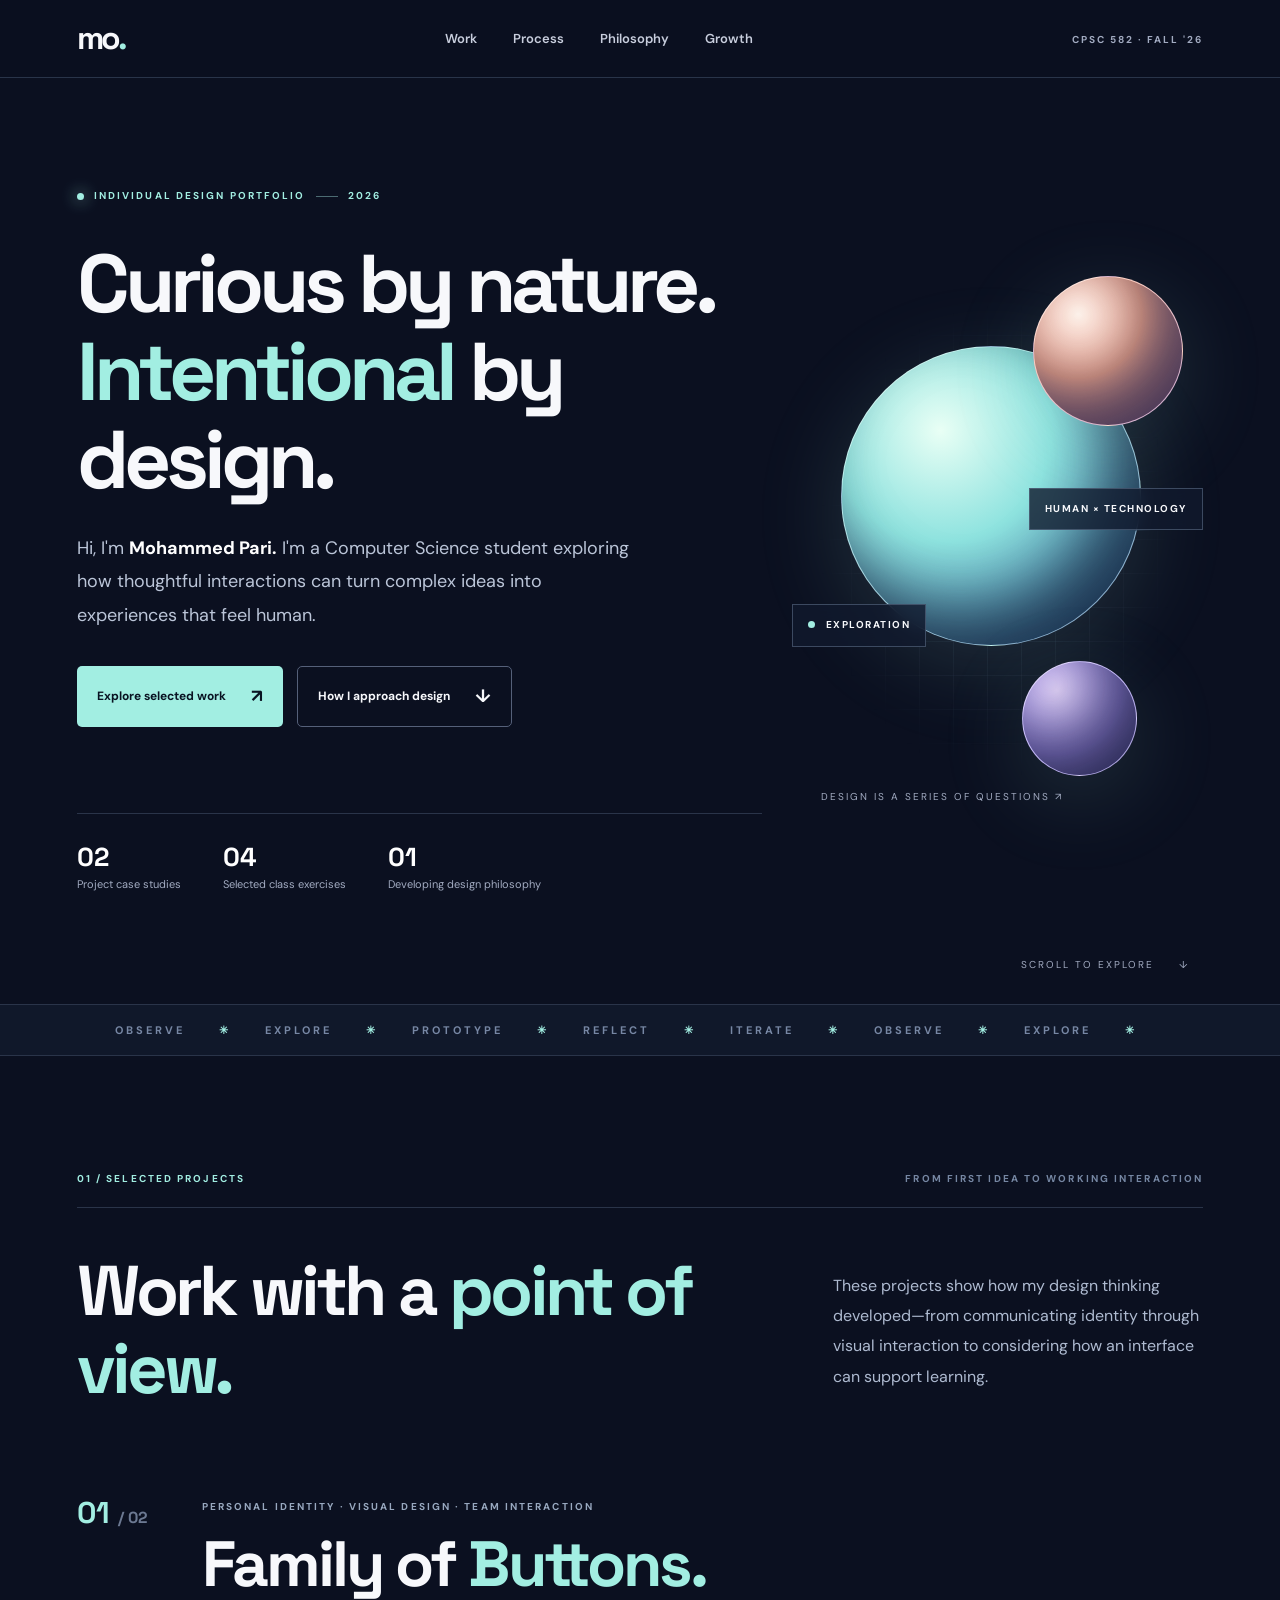
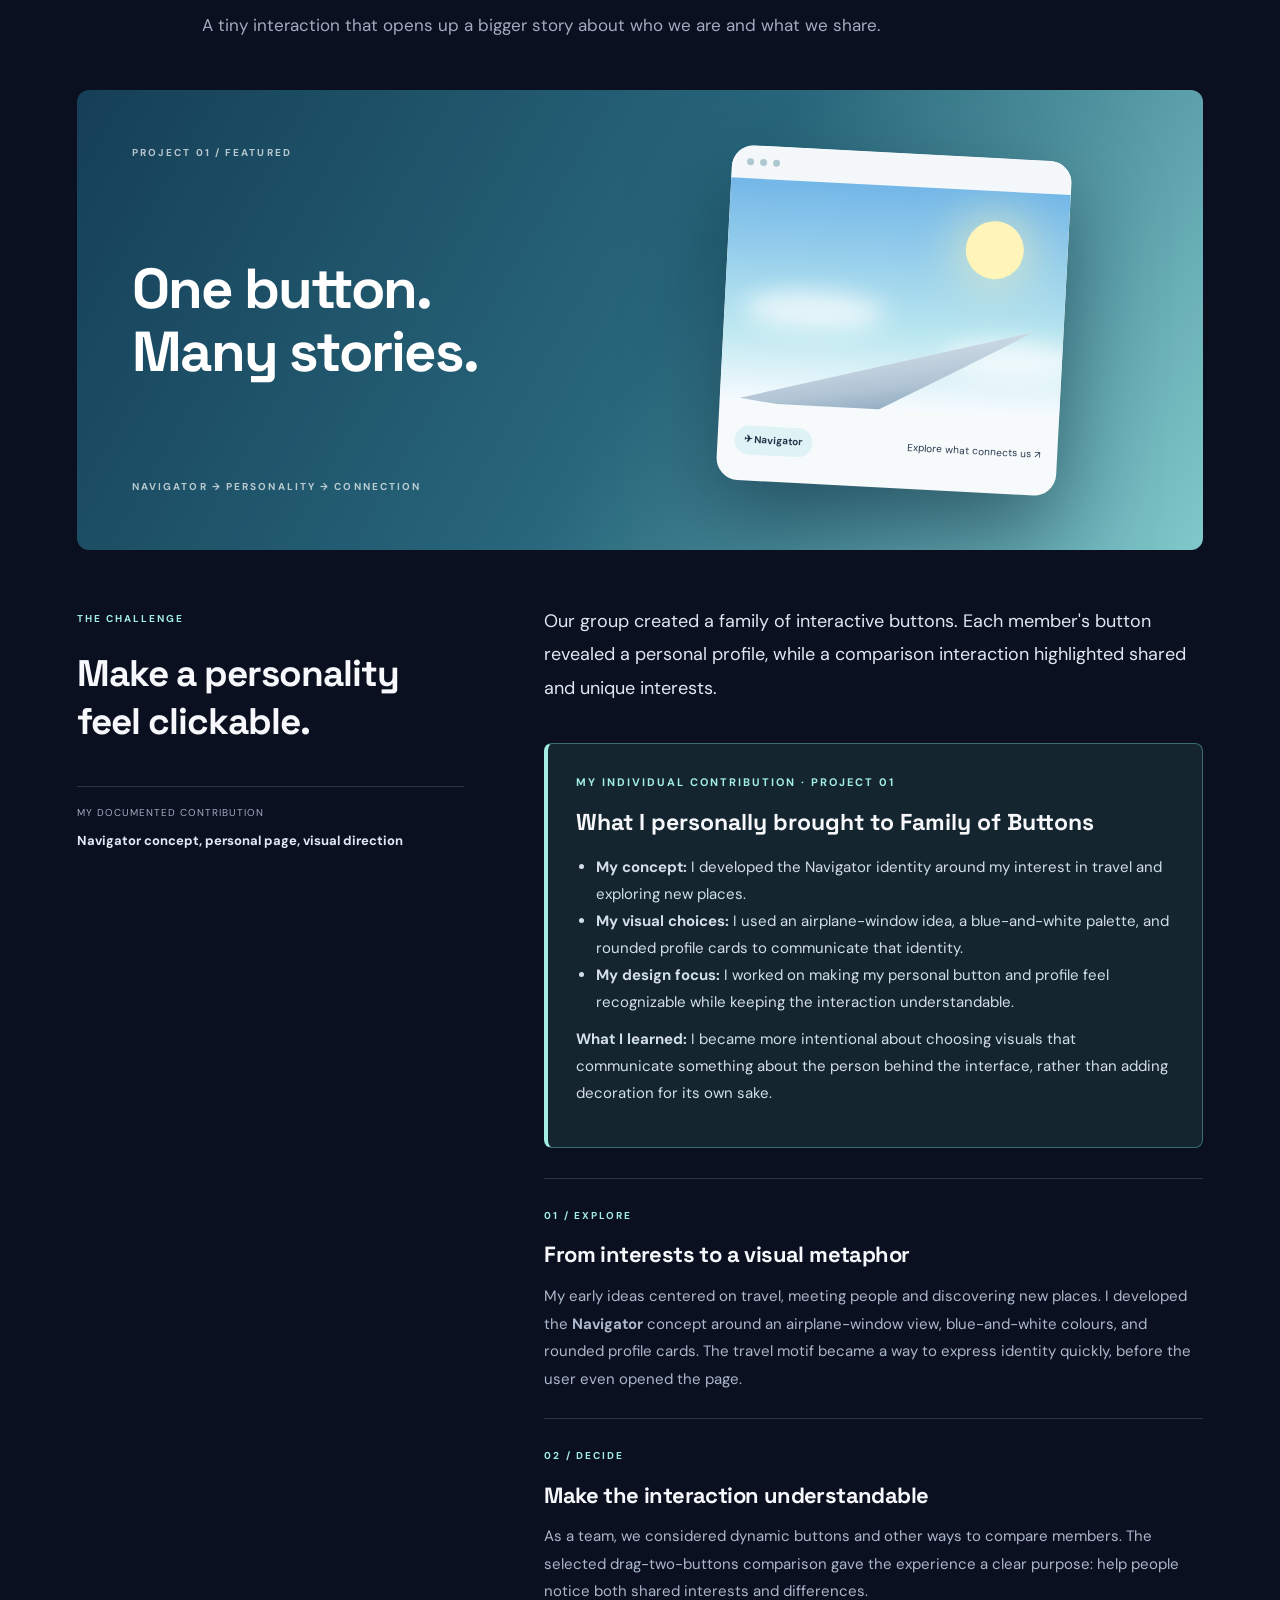
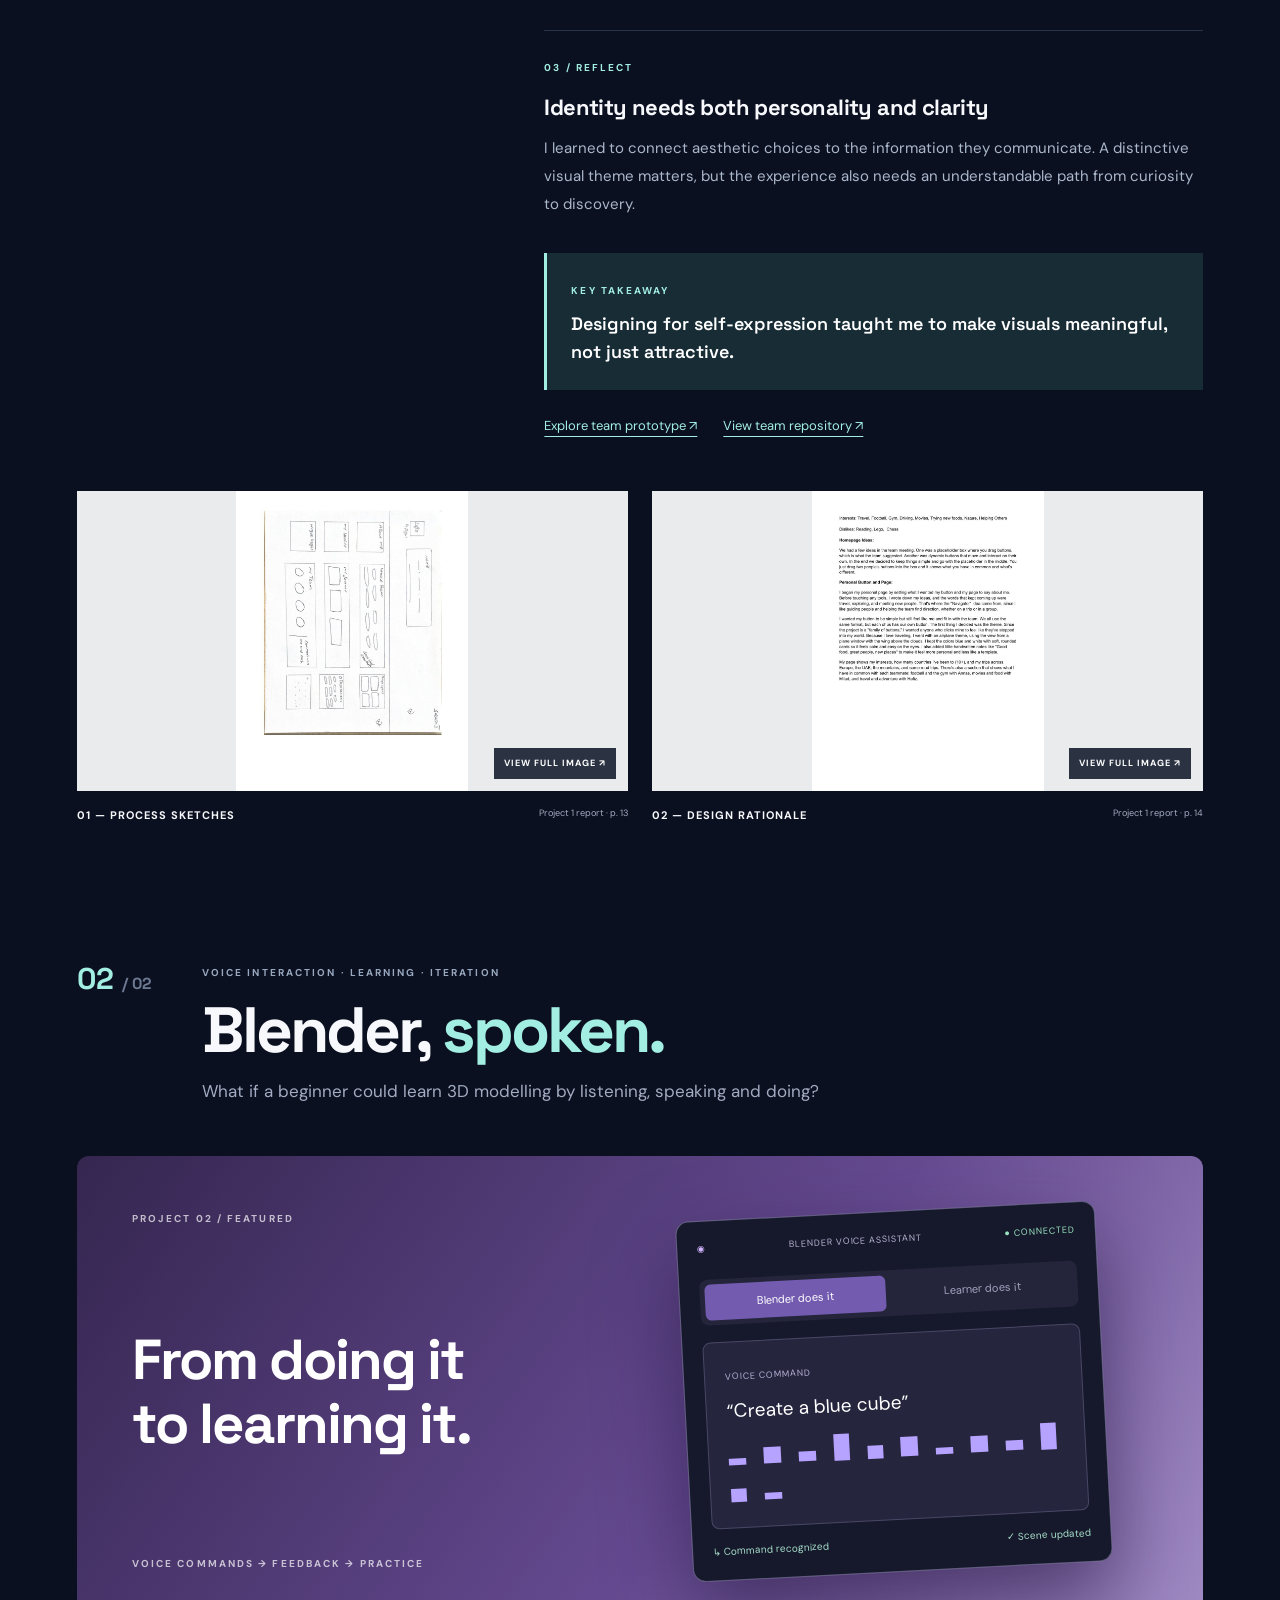
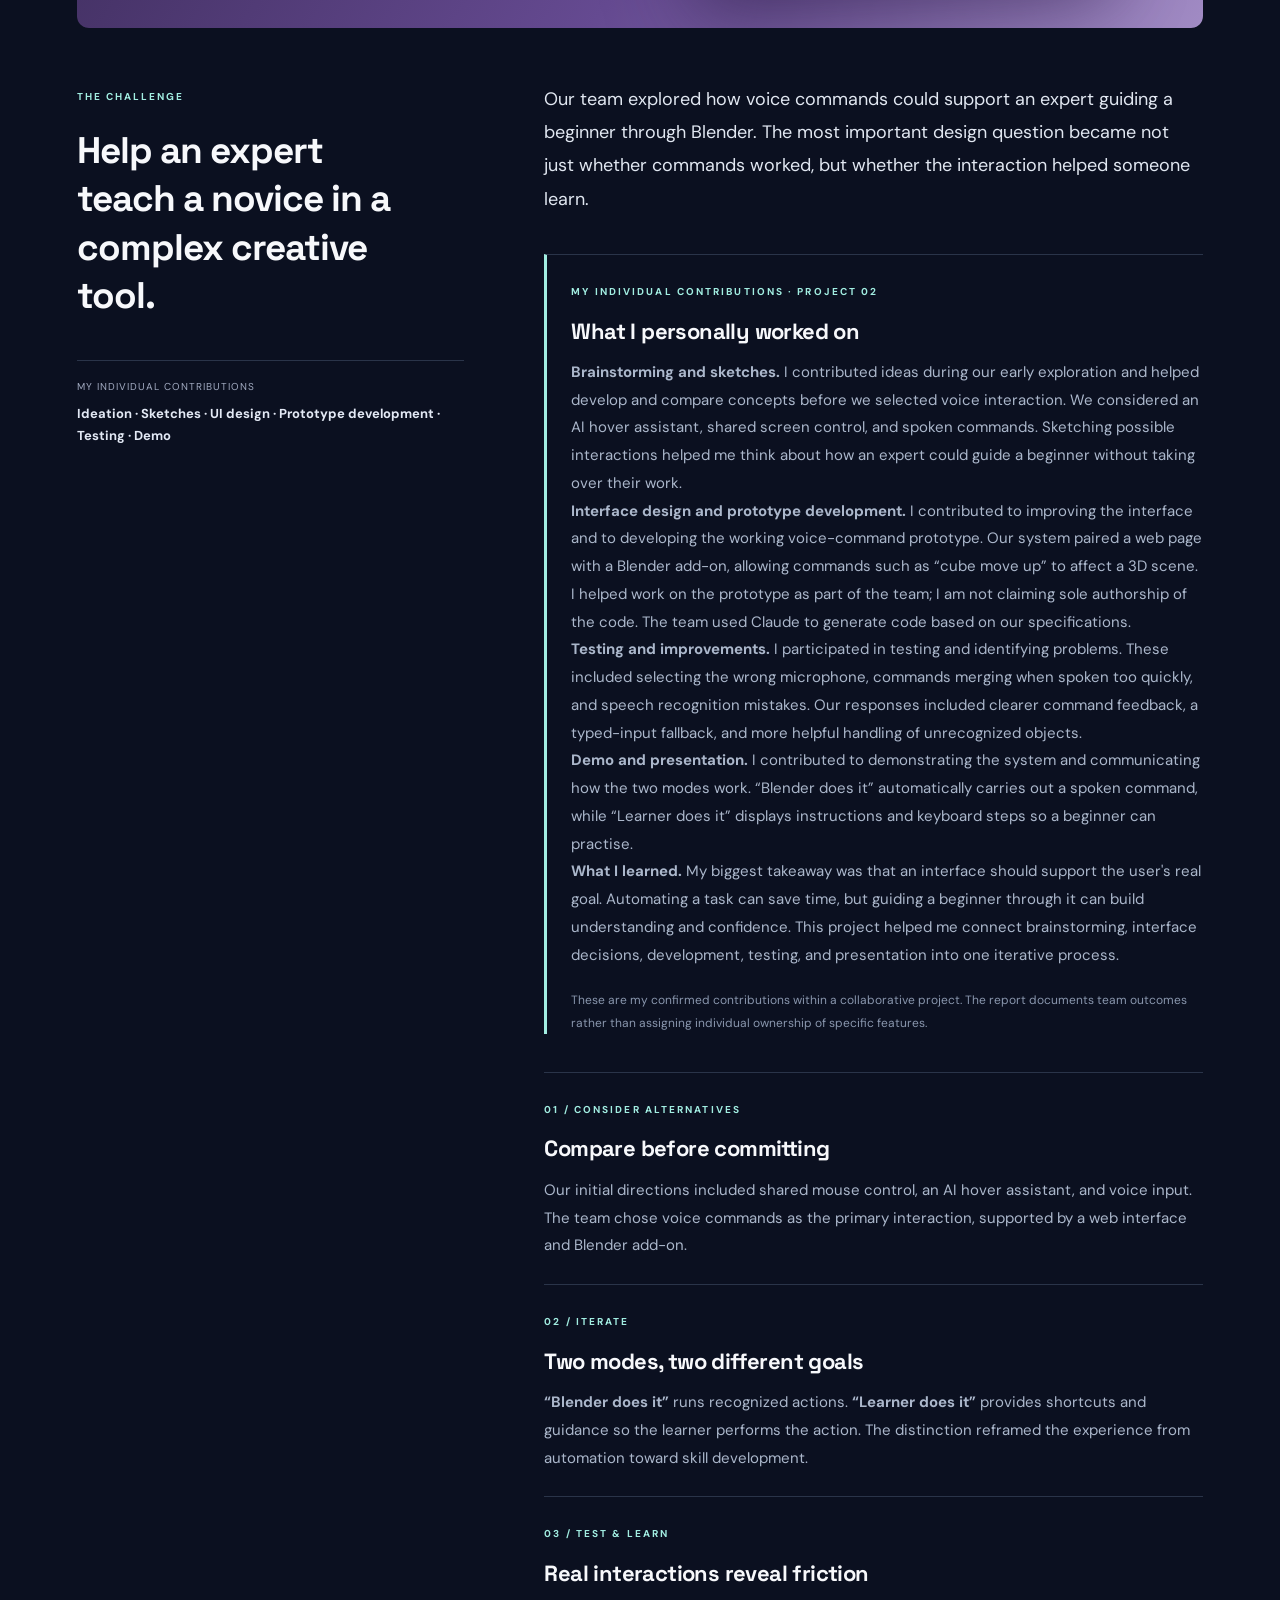
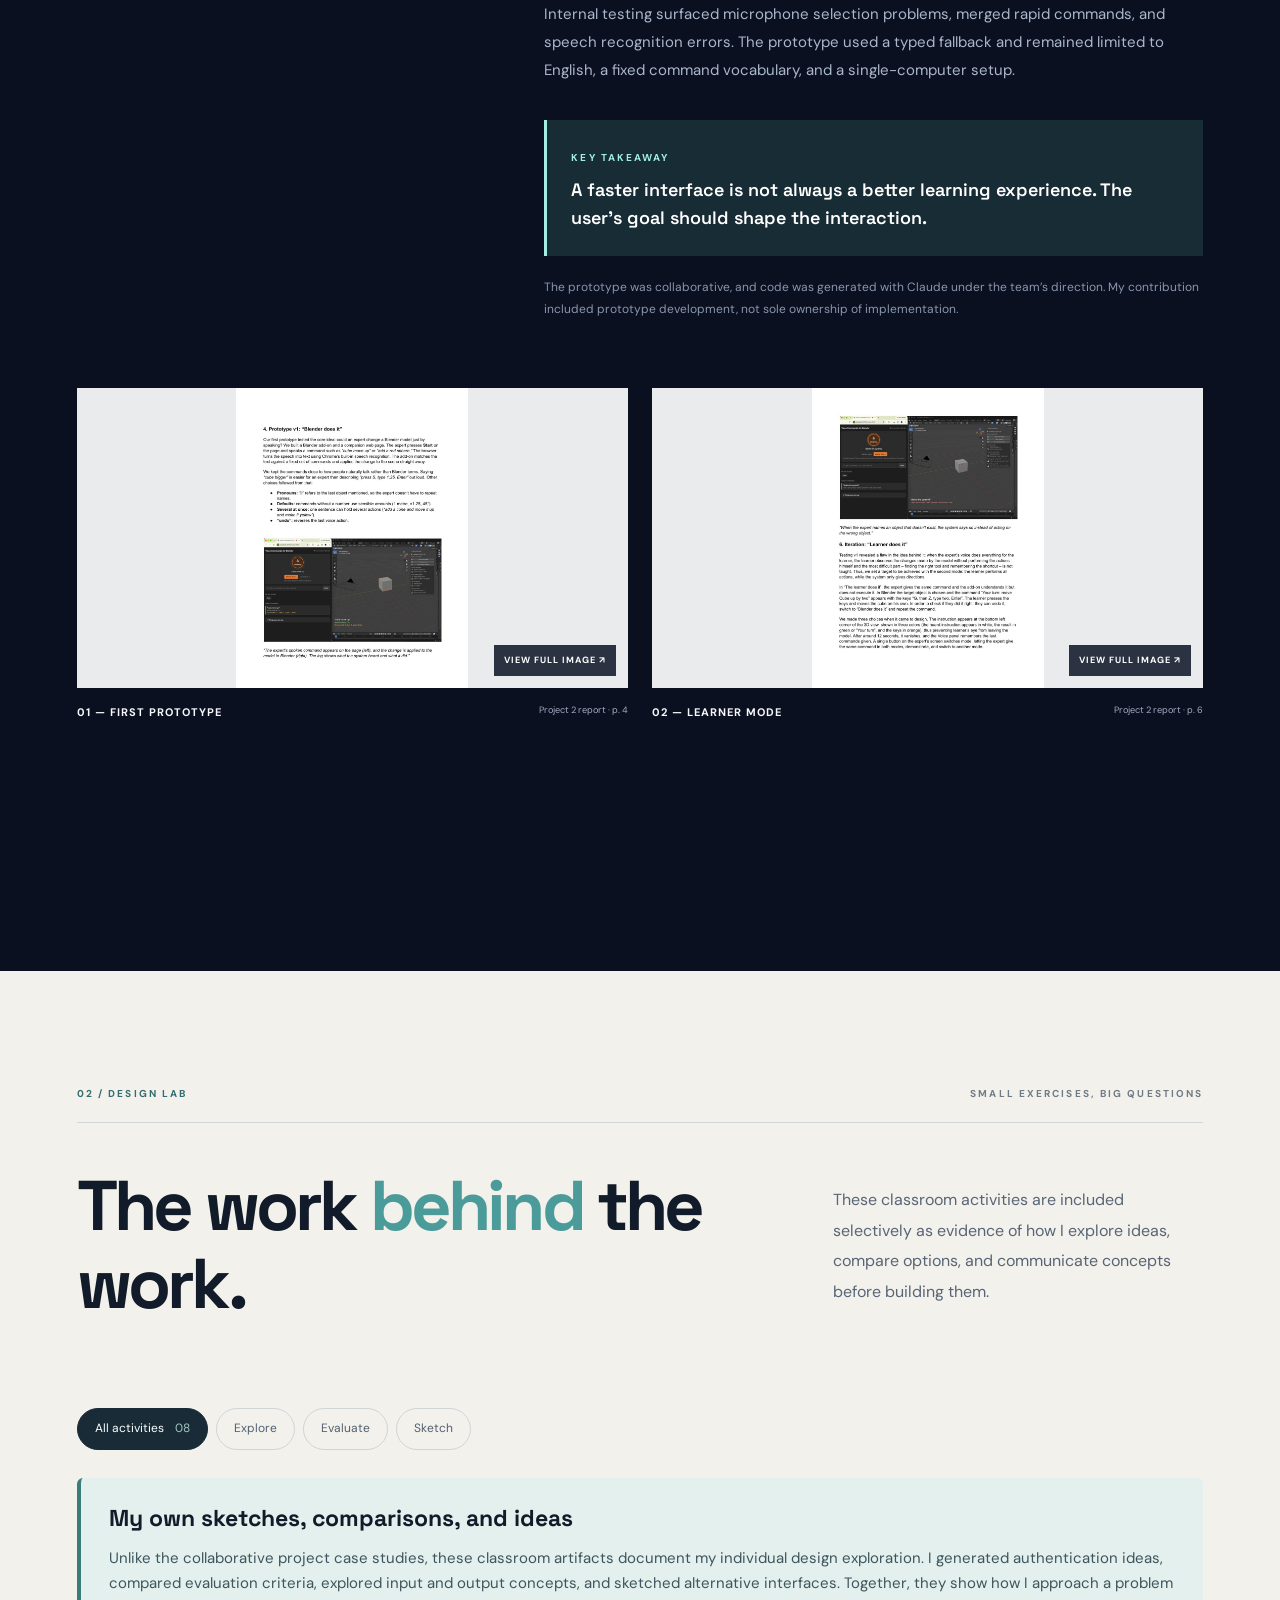
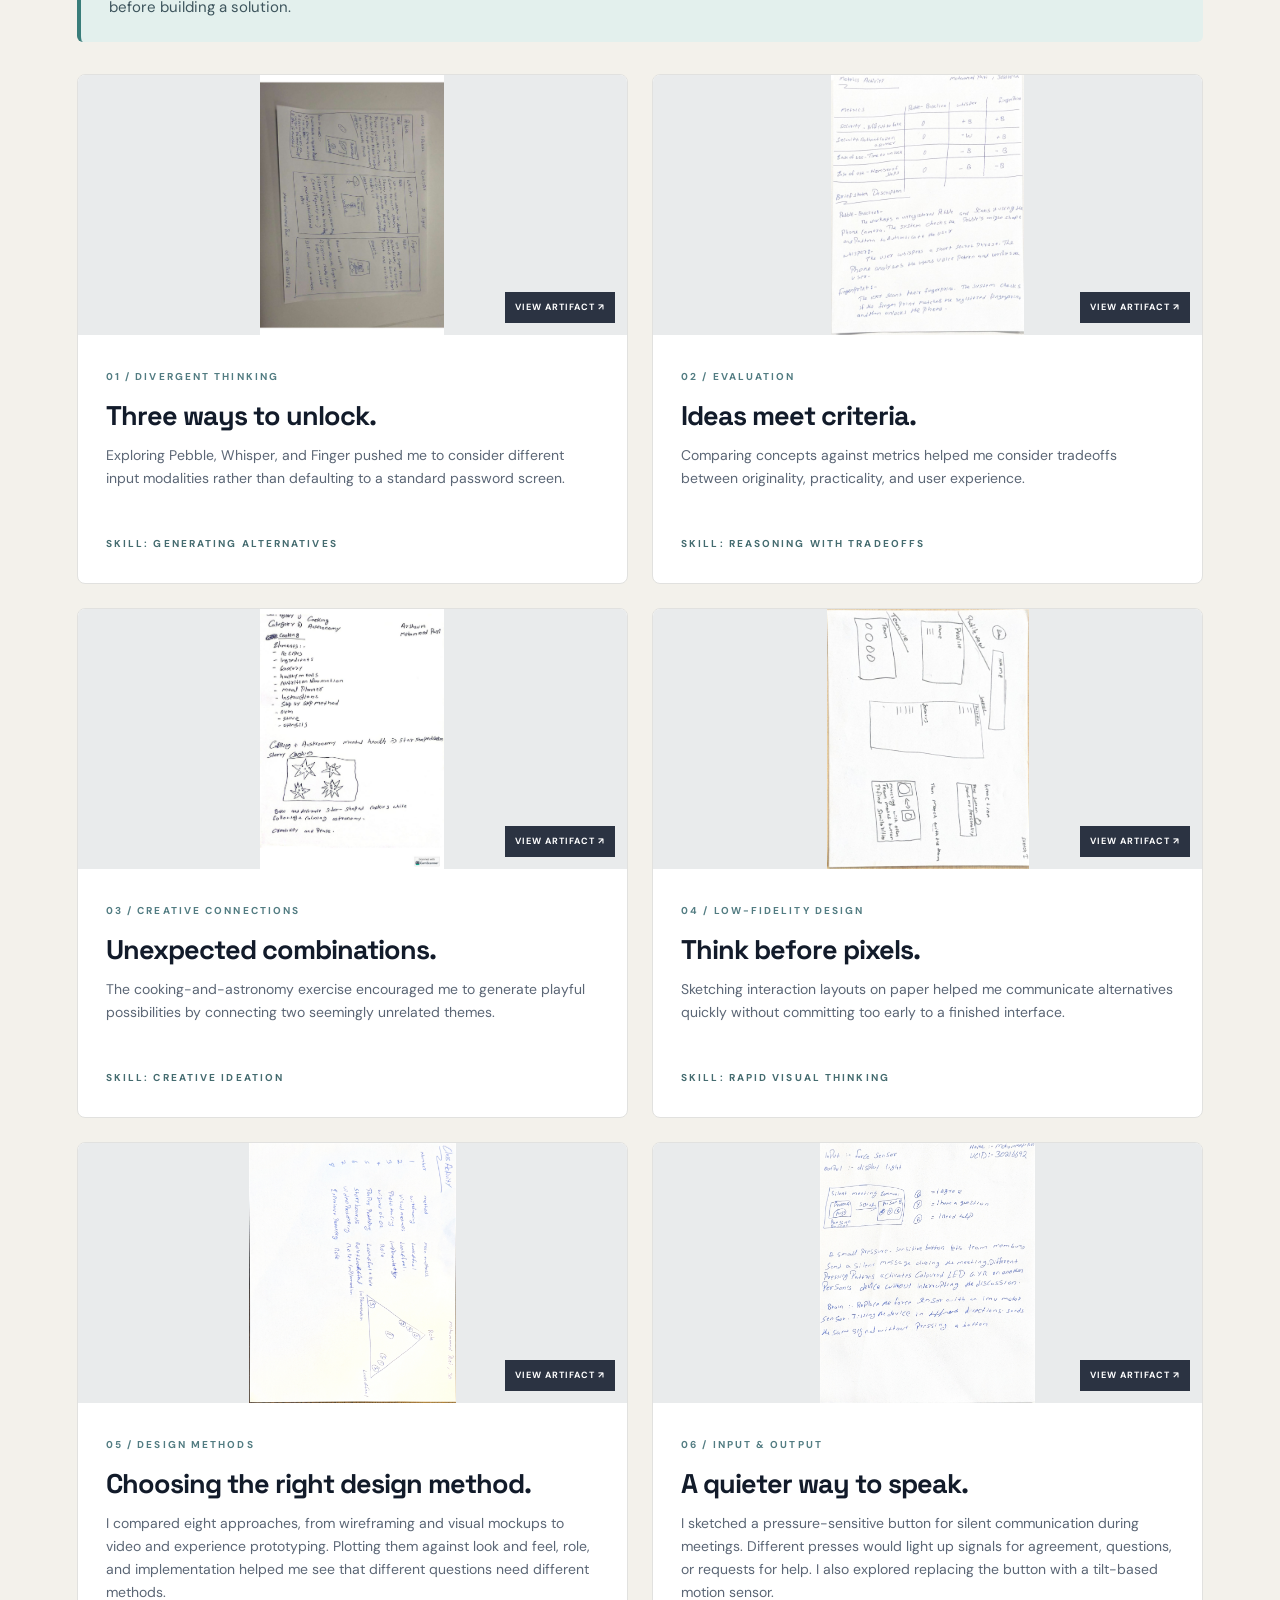
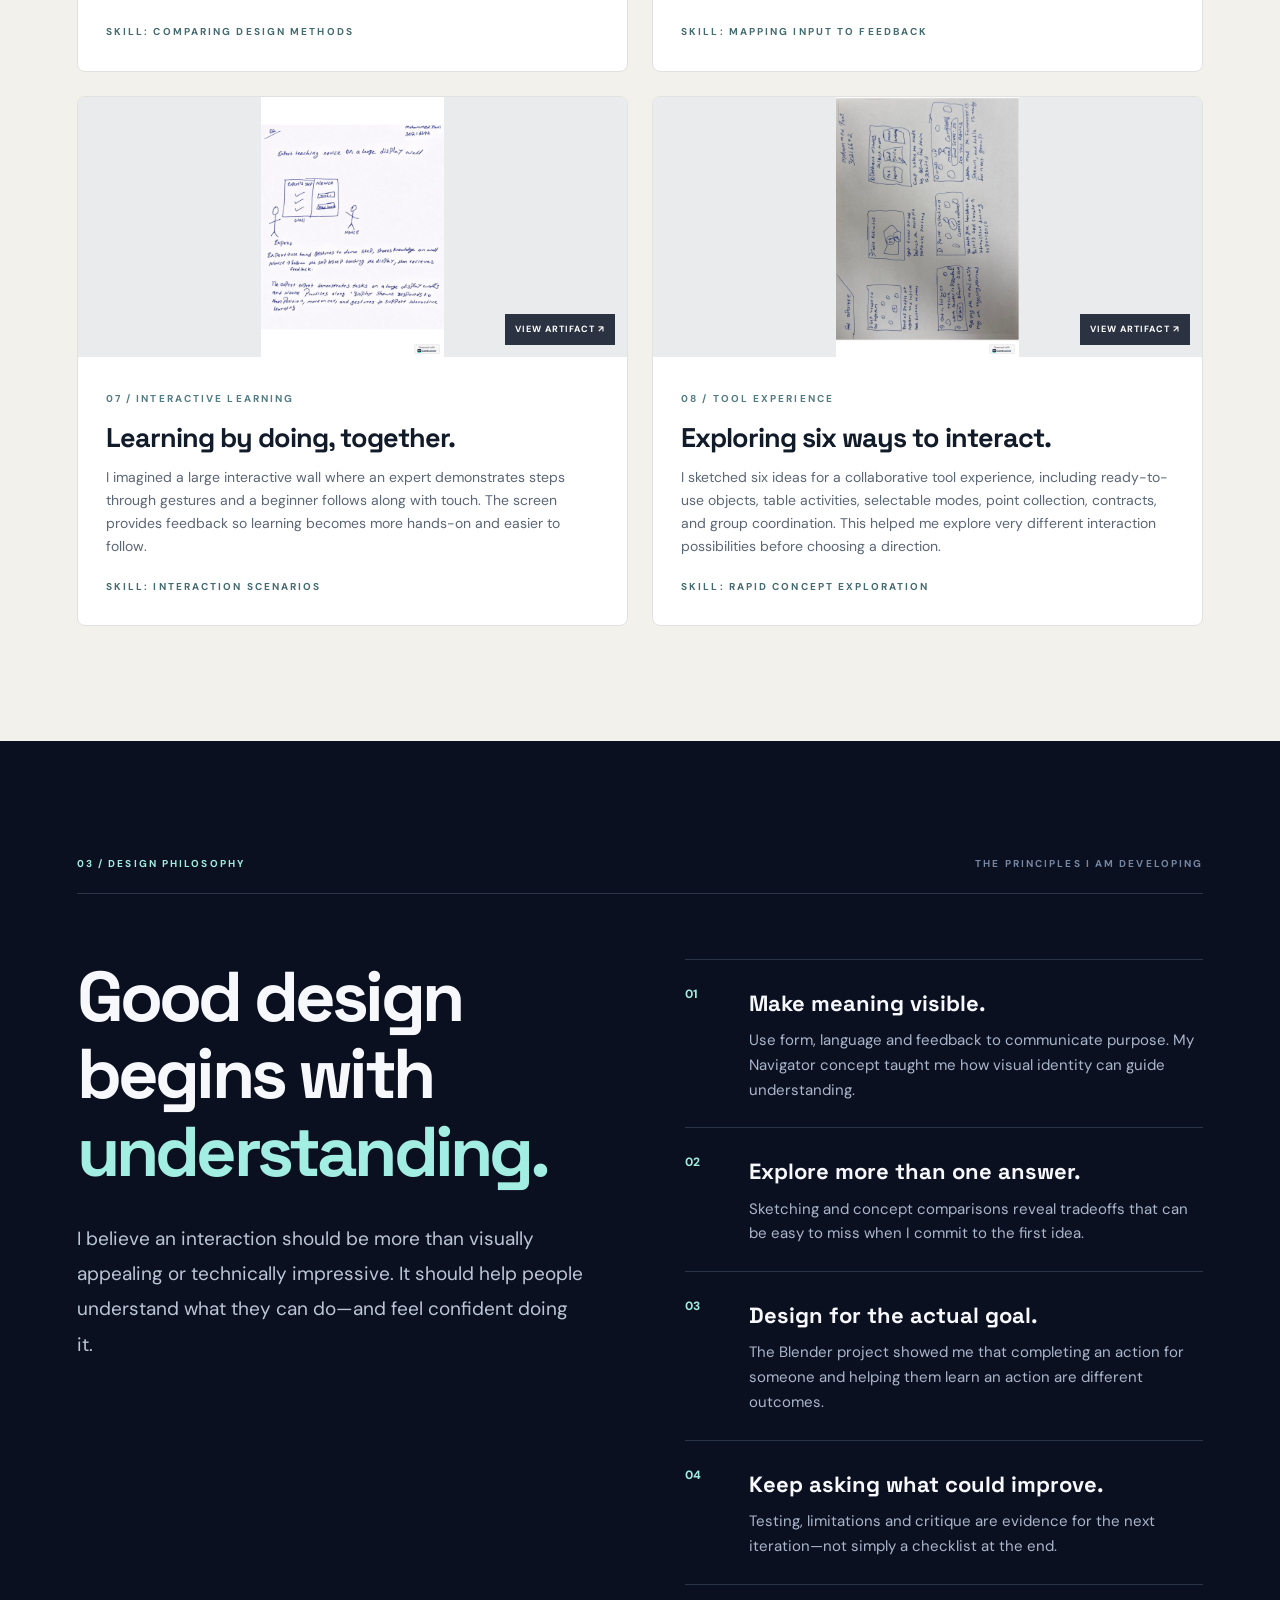
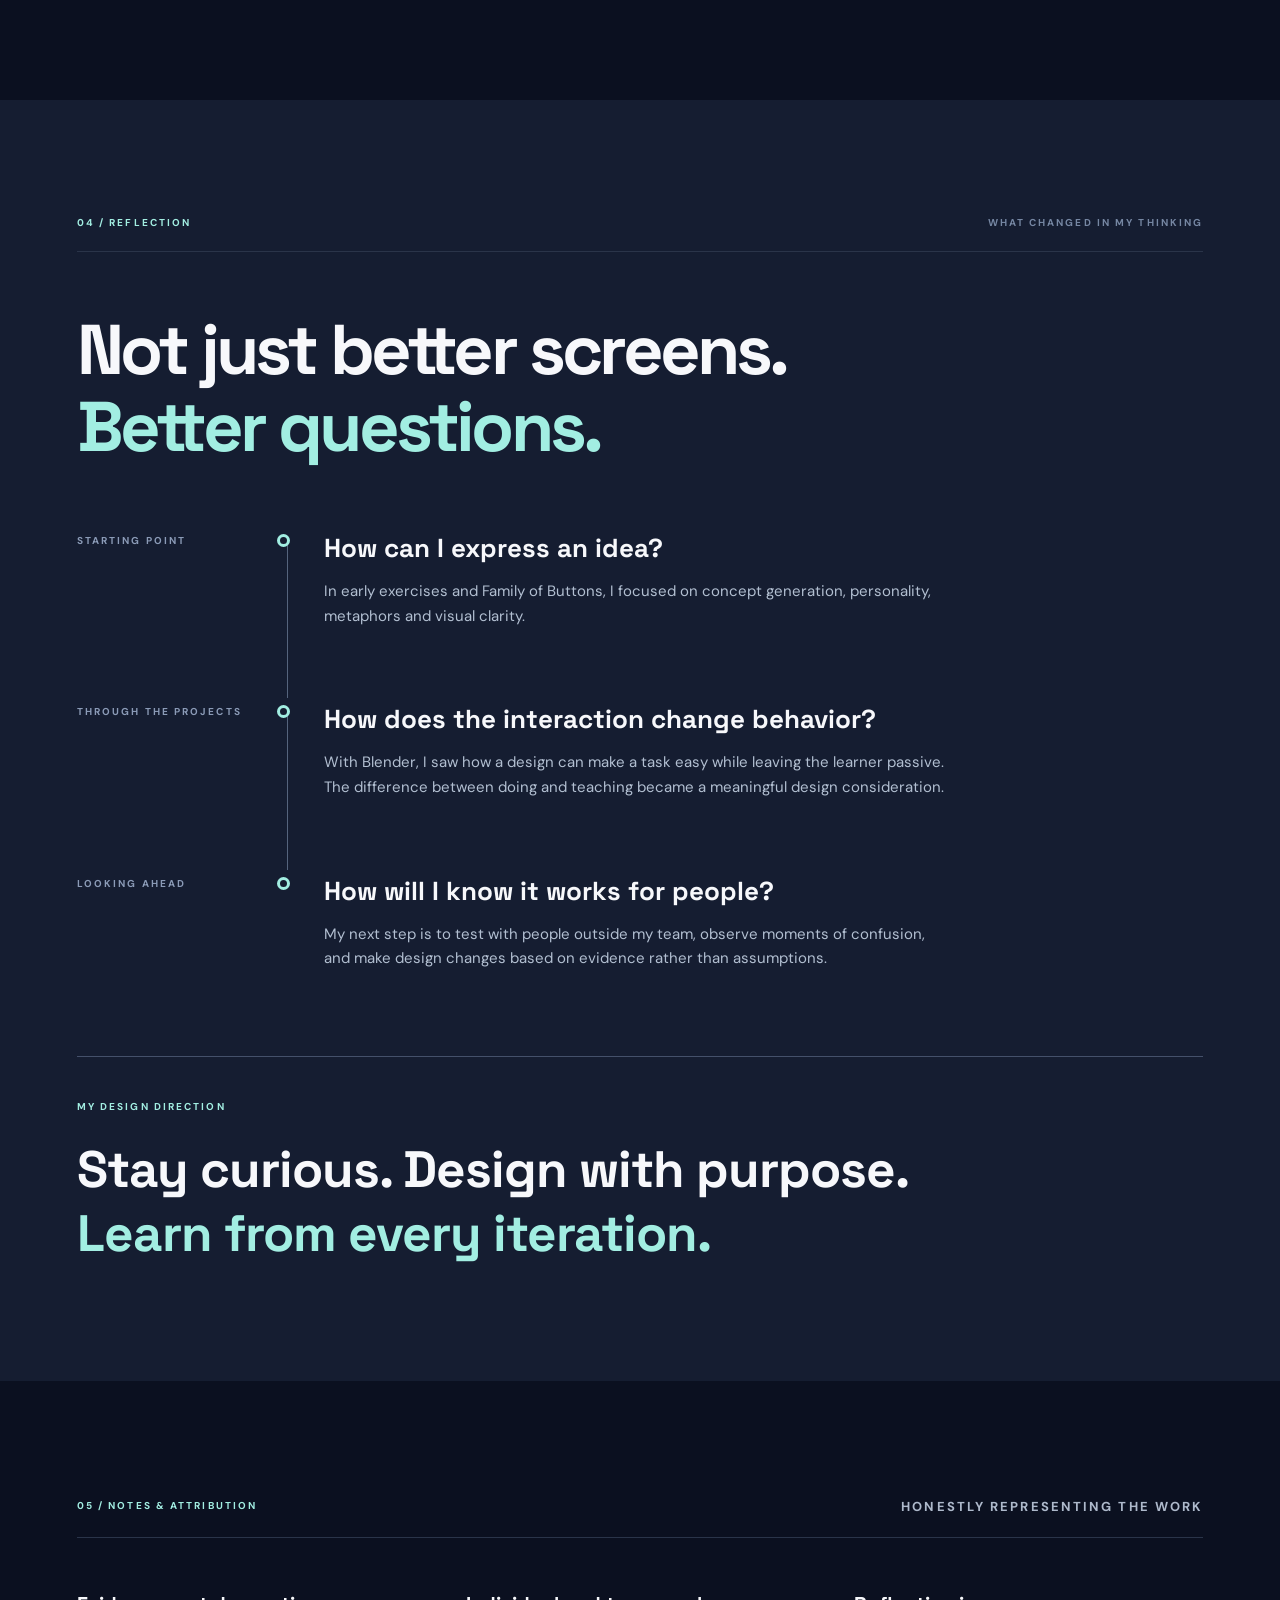
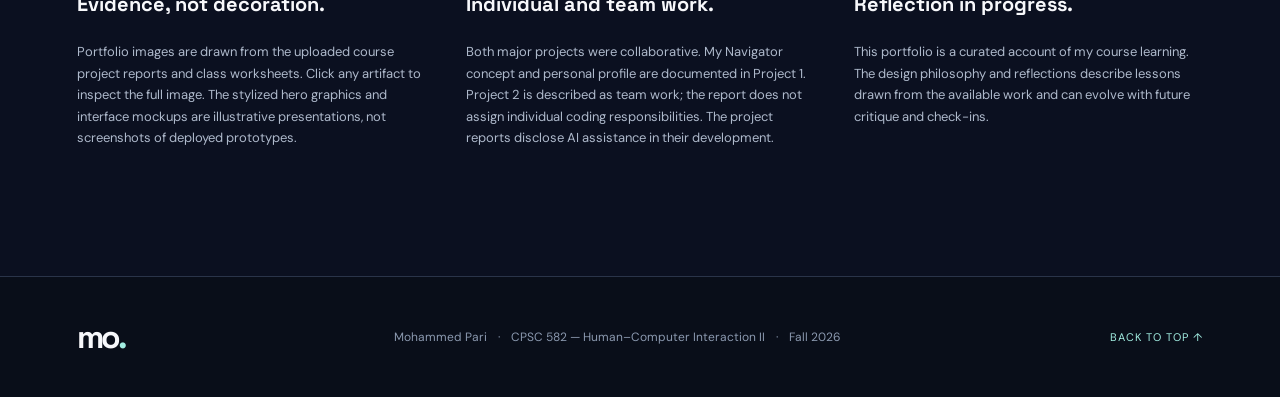
<file: index.html>
<!DOCTYPE html>

<html lang="en"><head><meta charset="utf-8"/><meta content="width=device-width, initial-scale=1" name="viewport"/><meta content="#0b1020" name="theme-color"/><meta content="Mohammed Pari's CPSC 582 individual interaction design portfolio: projects, process, reflections, and design philosophy." name="description"/><title>Mohammed Pari — Interaction Design Portfolio</title><link href="https://fonts.googleapis.com" rel="preconnect"/><link crossorigin="" href="https://fonts.gstatic.com" rel="preconnect"/><link href="https://fonts.googleapis.com/css2?family=DM+Sans:wght@400;500;600;700&amp;family=Space+Grotesk:wght@400;500;600;700&amp;display=swap" rel="stylesheet"/><link href="style.css" rel="stylesheet"/><style>.personal-work{margin:25px 0 30px;padding:25px 28px;border:1px solid #3b6c71;border-left:4px solid #a2eee2;border-radius:8px;background:#14252f}.personal-work .personal-tag{font-size:11px;letter-spacing:2px;font-weight:700;color:#a2eee2}.personal-work h5{font-size:23px;margin:10px 0 12px}.personal-work p,.personal-work li{color:#d3deea;line-height:1.8}.personal-work ul{padding-left:20px;margin:10px 0}.personal-work .caution{font-size:12px;color:#b3bfd0;margin-top:12px}.personal-intro{padding:22px 28px;background:#e3f0ed;border-left:4px solid #397d7a;margin:0 0 32px;border-radius:6px}.personal-intro h3{font-size:23px;margin:0 0 8px}.personal-intro p{margin:0;color:#3e555d}</style></head><body>
<a class="skip" href="#main">Skip to content</a><div class="progress" id="progress"></div>
<header class="topbar"><a aria-label="Mohammed Pari home" class="logo" href="#home">mo<span>.</span></a><nav aria-label="Main navigation" id="nav"><a href="#work">Work</a><a href="#process">Process</a><a href="#philosophy">Philosophy</a><a href="#growth">Growth</a></nav><div class="nav-right"><span class="course">CPSC 582 · FALL '26</span><button aria-expanded="false" aria-label="Toggle navigation" class="menu" id="menu">☰</button></div></header>
<main id="main"><section class="hero wrap" id="home"><div class="hero-copy"><p class="eyebrow"><span class="live-dot"></span> INDIVIDUAL DESIGN PORTFOLIO <span class="line"></span> 2026</p><h1>Curious by nature.<br/><span>Intentional</span> by design.</h1><p class="hero-lede">Hi, I'm <b>Mohammed Pari.</b> I'm a Computer Science student exploring how thoughtful interactions can turn complex ideas into experiences that feel human.</p><div class="actions"><a class="btn btn-primary" href="#work">Explore selected work <span>↗</span></a><a class="btn btn-ghost" href="#philosophy">How I approach design <span>↓</span></a></div><div class="hero-stats"><div><strong>02</strong><span>Project case studies</span></div><div><strong>04</strong><span>Selected class exercises</span></div><div><strong>01</strong><span>Developing design philosophy</span></div></div></div><div aria-label="Abstract visual composition representing connected interactions" class="hero-art"><div class="art-grid"></div><div class="orb orb-one"></div><div class="orb orb-two"></div><div class="orb orb-three"></div><div class="art-label label-a"><span class="tiny-circle"></span> EXPLORATION</div><div class="art-label label-b">HUMAN × TECHNOLOGY</div><div class="art-caption">DESIGN IS A SERIES OF QUESTIONS ↗</div></div><div class="scroll-cue">SCROLL TO EXPLORE <span>↓</span></div></section>
<div aria-hidden="true" class="marquee"><span>OBSERVE <b>✳</b> EXPLORE <b>✳</b> PROTOTYPE <b>✳</b> REFLECT <b>✳</b> ITERATE <b>✳</b> OBSERVE <b>✳</b> EXPLORE <b>✳</b></span></div>
<section class="section wrap" id="work"><div class="section-top"><span class="index">01 / SELECTED PROJECTS</span><p>FROM FIRST IDEA TO WORKING INTERACTION</p></div><div class="intro-grid"><h2>Work with a <em>point of view.</em></h2><p>These projects show how my design thinking developed—from communicating identity through visual interaction to considering how an interface can support learning.</p></div>
<article class="case" id="project-one"><div class="case-header"><span class="case-num">01 <span> / 02</span></span><div class="case-headline"><span class="kicker">PERSONAL IDENTITY · VISUAL DESIGN · TEAM INTERACTION</span><h3>Family of <i>Buttons.</i></h3><p>A tiny interaction that opens up a bigger story about who we are and what we share.</p></div></div><div class="case-visual visual-blue"><div class="visual-copy"><span class="visual-index">PROJECT 01 / FEATURED</span><strong>One button.<br/>Many stories.</strong><span class="visual-foot">NAVIGATOR → PERSONALITY → CONNECTION</span></div><div class="window-art"><div class="window-top"><span></span><span></span><span></span></div><div class="window-sky"><div class="sun"></div><div class="cloud c1"></div><div class="cloud c2"></div><div class="plane-wing"></div></div><div class="window-bottom"><span class="pill">✈ Navigator</span><span>Explore what connects us ↗</span></div></div></div><div class="case-details"><div class="case-sidebar"><span>THE CHALLENGE</span><h4>Make a personality feel clickable.</h4><div class="role"><small>MY DOCUMENTED CONTRIBUTION</small><b>Navigator concept, personal page, visual direction</b></div></div><div class="case-story"><p class="large">Our group created a family of interactive buttons. Each member's button revealed a personal profile, while a comparison interaction highlighted shared and unique interests.</p><div class="personal-work"><span class="personal-tag">MY INDIVIDUAL CONTRIBUTION · PROJECT 01</span><h5>What I personally brought to Family of Buttons</h5><ul><li><strong>My concept:</strong> I developed the Navigator identity around my interest in travel and exploring new places.</li><li><strong>My visual choices:</strong> I used an airplane-window idea, a blue-and-white palette, and rounded profile cards to communicate that identity.</li><li><strong>My design focus:</strong> I worked on making my personal button and profile feel recognizable while keeping the interaction understandable.</li></ul><p><strong>What I learned:</strong> I became more intentional about choosing visuals that communicate something about the person behind the interface, rather than adding decoration for its own sake.</p></div><div class="story-block"><span class="step">01 / EXPLORE</span><h5>From interests to a visual metaphor</h5><p>My early ideas centered on travel, meeting people and discovering new places. I developed the <strong>Navigator</strong> concept around an airplane-window view, blue-and-white colours, and rounded profile cards. The travel motif became a way to express identity quickly, before the user even opened the page.</p></div><div class="story-block"><span class="step">02 / DECIDE</span><h5>Make the interaction understandable</h5><p>As a team, we considered dynamic buttons and other ways to compare members. The selected drag-two-buttons comparison gave the experience a clear purpose: help people notice both shared interests and differences.</p></div><div class="story-block"><span class="step">03 / REFLECT</span><h5>Identity needs both personality and clarity</h5><p>I learned to connect aesthetic choices to the information they communicate. A distinctive visual theme matters, but the experience also needs an understandable path from curiosity to discovery.</p></div><div class="takeaway"><span>KEY TAKEAWAY</span><p>Designing for self-expression taught me to make visuals meaningful, not just attractive.</p></div><div class="case-links"><a href="https://miladrah.github.io/family-of-buttons/" rel="noopener noreferrer" target="_blank">Explore team prototype ↗</a><a href="https://github.com/MiladRah/family-of-buttons" rel="noopener noreferrer" target="_blank">View team repository ↗</a></div></div></div><div class="evidence-row"><figure><button class="image-button" data-caption="Project 1 report — process sketches, p. 13" data-lightbox="assets/p1-13.jpg"><img alt="Process sketches and layout explorations from the Family of Buttons report" loading="lazy" src="assets/p1-13.jpg"/><span>VIEW FULL IMAGE ↗</span></button><figcaption><b>01 — PROCESS SKETCHES</b><small>Project 1 report · p. 13</small></figcaption></figure><figure><button class="image-button" data-caption="Project 1 report — written rationale, p. 14" data-lightbox="assets/p1-14.jpg"><img alt="Written design rationale from Family of Buttons project report" loading="lazy" src="assets/p1-14.jpg"/><span>VIEW FULL IMAGE ↗</span></button><figcaption><b>02 — DESIGN RATIONALE</b><small>Project 1 report · p. 14</small></figcaption></figure></div></article>
<article class="case" id="project-two"><div class="case-header"><span class="case-num">02 <span> / 02</span></span><div class="case-headline"><span class="kicker">VOICE INTERACTION · LEARNING · ITERATION</span><h3>Blender, <i>spoken.</i></h3><p>What if a beginner could learn 3D modelling by listening, speaking and doing?</p></div></div><div class="case-visual visual-violet"><div class="visual-copy"><span class="visual-index">PROJECT 02 / FEATURED</span><strong>From doing it<br/>to learning it.</strong><span class="visual-foot">VOICE COMMANDS → FEEDBACK → PRACTICE</span></div><div class="voice-ui"><div class="voice-top"><span>◉</span> BLENDER VOICE ASSISTANT <span>● CONNECTED</span></div><div class="mode-row"><span class="selected">Blender does it</span><span>Learner does it</span></div><div class="voice-command"><small>VOICE COMMAND</small><p>“Create a blue cube”</p><div class="wave">▂ ▅ ▃ █ ▄ ▆ ▂ ▅ ▃ █ ▄ ▂</div></div><div class="voice-bottom"><span>↳ Command recognized</span><span>✓ Scene updated</span></div></div></div><div class="case-details"><div class="case-sidebar"><span>THE CHALLENGE</span><h4>Help an expert teach a novice in a complex creative tool.</h4><div class="role"><small>MY INDIVIDUAL CONTRIBUTIONS</small><b>Ideation · Sketches · UI design · Prototype development · Testing · Demo</b></div></div><div class="case-story"><p class="large">Our team explored how voice commands could support an expert guiding a beginner through Blender. The most important design question became not just whether commands worked, but whether the interaction helped someone learn.</p><div class="story-block individual-contribution" style="border-left:3px solid var(--aqua);padding-left:24px;margin:30px 0 38px"><span class="step">MY INDIVIDUAL CONTRIBUTIONS · PROJECT 02</span><h5>What I personally worked on</h5><p><strong>Brainstorming and sketches.</strong> I contributed ideas during our early exploration and helped develop and compare concepts before we selected voice interaction. We considered an AI hover assistant, shared screen control, and spoken commands. Sketching possible interactions helped me think about how an expert could guide a beginner without taking over their work.</p><p><strong>Interface design and prototype development.</strong> I contributed to improving the interface and to developing the working voice-command prototype. Our system paired a web page with a Blender add-on, allowing commands such as “cube move up” to affect a 3D scene. I helped work on the prototype as part of the team; I am not claiming sole authorship of the code. The team used Claude to generate code based on our specifications.</p><p><strong>Testing and improvements.</strong> I participated in testing and identifying problems. These included selecting the wrong microphone, commands merging when spoken too quickly, and speech recognition mistakes. Our responses included clearer command feedback, a typed-input fallback, and more helpful handling of unrecognized objects.</p><p><strong>Demo and presentation.</strong> I contributed to demonstrating the system and communicating how the two modes work. “Blender does it” automatically carries out a spoken command, while “Learner does it” displays instructions and keyboard steps so a beginner can practise.</p><p><strong>What I learned.</strong> My biggest takeaway was that an interface should support the user's real goal. Automating a task can save time, but guiding a beginner through it can build understanding and confidence. This project helped me connect brainstorming, interface decisions, development, testing, and presentation into one iterative process.</p><p class="small-note">These are my confirmed contributions within a collaborative project. The report documents team outcomes rather than assigning individual ownership of specific features.</p></div><div class="story-block"><span class="step">01 / CONSIDER ALTERNATIVES</span><h5>Compare before committing</h5><p>Our initial directions included shared mouse control, an AI hover assistant, and voice input. The team chose voice commands as the primary interaction, supported by a web interface and Blender add-on.</p></div><div class="story-block"><span class="step">02 / ITERATE</span><h5>Two modes, two different goals</h5><p><strong>“Blender does it”</strong> runs recognized actions. <strong>“Learner does it”</strong> provides shortcuts and guidance so the learner performs the action. The distinction reframed the experience from automation toward skill development.</p></div><div class="story-block"><span class="step">03 / TEST &amp; LEARN</span><h5>Real interactions reveal friction</h5><p>Internal testing surfaced microphone selection problems, merged rapid commands, and speech recognition errors. The prototype used a typed fallback and remained limited to English, a fixed command vocabulary, and a single-computer setup.</p></div><div class="takeaway"><span>KEY TAKEAWAY</span><p>A faster interface is not always a better learning experience. The user's goal should shape the interaction.</p></div><p class="small-note">The prototype was collaborative, and code was generated with Claude under the team’s direction. My contribution included prototype development, not sole ownership of implementation.</p></div></div><div class="evidence-row"><figure><button class="image-button" data-caption="Project 2 report — first prototype, p. 4" data-lightbox="assets/p2-4.jpg"><img alt="Project 2 report screenshot showing the Blender voice-command prototype" loading="lazy" src="assets/p2-4.jpg"/><span>VIEW FULL IMAGE ↗</span></button><figcaption><b>01 — FIRST PROTOTYPE</b><small>Project 2 report · p. 4</small></figcaption></figure><figure><button class="image-button" data-caption="Project 2 report — learner mode, p. 6" data-lightbox="assets/p2-6.jpg"><img alt="Project 2 report showing the learner-oriented Blender interaction" loading="lazy" src="assets/p2-6.jpg"/><span>VIEW FULL IMAGE ↗</span></button><figcaption><b>02 — LEARNER MODE</b><small>Project 2 report · p. 6</small></figcaption></figure></div></article></section>
<section class="section process-section" id="process"><div class="wrap"><div class="section-top"><span class="index">02 / DESIGN LAB</span><p>SMALL EXERCISES, BIG QUESTIONS</p></div><div class="intro-grid"><h2>The work <em>behind</em> the work.</h2><p>These classroom activities are included selectively as evidence of how I explore ideas, compare options, and communicate concepts before building them.</p></div><div aria-label="Filter design activities" class="filter-bar"><button aria-pressed="true" class="filter active" data-filter="all">All activities <span>08</span></button><button aria-pressed="false" class="filter" data-filter="explore">Explore</button><button aria-pressed="false" class="filter" data-filter="evaluate">Evaluate</button><button aria-pressed="false" class="filter" data-filter="sketch">Sketch</button></div><div class="personal-intro"><h3>My own sketches, comparisons, and ideas</h3><p>Unlike the collaborative project case studies, these classroom artifacts document my individual design exploration. I generated authentication ideas, compared evaluation criteria, explored input and output concepts, and sketched alternative interfaces. Together, they show how I approach a problem before building a solution.</p></div><div class="activity-grid"><article class="activity" data-category="explore"><button class="image-button" data-caption="Authentication concepts — Pebble, Whisper, Finger" data-lightbox="assets/auth-1.jpg"><img alt="Handwritten Pebble, Whisper and Finger authentication concept activity" loading="lazy" src="assets/auth-1.jpg"/><span>VIEW ARTIFACT ↗</span></button><div class="activity-body"><span class="activity-no">01 / DIVERGENT THINKING</span><h3>Three ways to unlock.</h3><p>Exploring Pebble, Whisper, and Finger pushed me to consider different input modalities rather than defaulting to a standard password screen.</p><b>SKILL: GENERATING ALTERNATIVES</b></div></article><article class="activity" data-category="evaluate"><button class="image-button" data-caption="Metrics activity — comparing design ideas" data-lightbox="assets/metrics-1.jpg"><img alt="Handwritten evaluation metrics worksheet comparing concepts" loading="lazy" src="assets/metrics-1.jpg"/><span>VIEW ARTIFACT ↗</span></button><div class="activity-body"><span class="activity-no">02 / EVALUATION</span><h3>Ideas meet criteria.</h3><p>Comparing concepts against metrics helped me consider tradeoffs between originality, practicality, and user experience.</p><b>SKILL: REASONING WITH TRADEOFFS</b></div></article><article class="activity" data-category="explore"><button class="image-button" data-caption="Creative combination — cooking and astronomy" data-lightbox="assets/activity-2.jpg"><img alt="Cooking and astronomy activity featuring star-shaped cookie ideas" loading="lazy" src="assets/activity-2.jpg"/><span>VIEW ARTIFACT ↗</span></button><div class="activity-body"><span class="activity-no">03 / CREATIVE CONNECTIONS</span><h3>Unexpected combinations.</h3><p>The cooking-and-astronomy exercise encouraged me to generate playful possibilities by connecting two seemingly unrelated themes.</p><b>SKILL: CREATIVE IDEATION</b></div></article><article class="activity" data-category="sketch"><button class="image-button" data-caption="Button interaction design sketches" data-lightbox="assets/button-1.jpg"><img alt="Sketches of button concepts and interaction layouts" loading="lazy" src="assets/button-1.jpg"/><span>VIEW ARTIFACT ↗</span></button><div class="activity-body"><span class="activity-no">04 / LOW-FIDELITY DESIGN</span><h3>Think before pixels.</h3><p>Sketching interaction layouts on paper helped me communicate alternatives quickly without committing too early to a finished interface.</p><b>SKILL: RAPID VISUAL THINKING</b></div></article><article class="activity" data-category="evaluate"><button class="image-button" data-caption="Handwritten list of eight design methods and triangular comparison diagram" data-lightbox="assets/design-methods.jpg"><img alt="Handwritten list of eight design methods and triangular comparison diagram" loading="lazy" src="assets/design-methods.jpg"/><span>VIEW ARTIFACT ↗</span></button><div class="activity-body"><span class="activity-no">05 / DESIGN METHODS</span><h3>Choosing the right design method.</h3><p>I compared eight approaches, from wireframing and visual mockups to video and experience prototyping. Plotting them against look and feel, role, and implementation helped me see that different questions need different methods.</p><b>SKILL: COMPARING DESIGN METHODS</b></div></article><article class="activity" data-category="sketch"><button class="image-button" data-caption="Sketch of force-sensor silent meeting communication with LED feedback" data-lightbox="assets/force-sensor.jpg"><img alt="Sketch of force-sensor silent meeting communication with LED feedback" loading="lazy" src="assets/force-sensor.jpg"/><span>VIEW ARTIFACT ↗</span></button><div class="activity-body"><span class="activity-no">06 / INPUT &amp; OUTPUT</span><h3>A quieter way to speak.</h3><p>I sketched a pressure-sensitive button for silent communication during meetings. Different presses would light up signals for agreement, questions, or requests for help. I also explored replacing the button with a tilt-based motion sensor.</p><b>SKILL: MAPPING INPUT TO FEEDBACK</b></div></article><article class="activity" data-category="sketch"><button class="image-button" data-caption="Sketch of an expert and novice working on an interactive display wall" data-lightbox="assets/learning-wall.jpg"><img alt="Sketch of an expert and novice working on an interactive display wall" loading="lazy" src="assets/learning-wall.jpg"/><span>VIEW ARTIFACT ↗</span></button><div class="activity-body"><span class="activity-no">07 / INTERACTIVE LEARNING</span><h3>Learning by doing, together.</h3><p>I imagined a large interactive wall where an expert demonstrates steps through gestures and a beginner follows along with touch. The screen provides feedback so learning becomes more hands-on and easier to follow.</p><b>SKILL: INTERACTION SCENARIOS</b></div></article><article class="activity" data-category="explore"><button class="image-button" data-caption="Six hand-drawn interface concepts for a collaborative tool experience" data-lightbox="assets/tool-experience.jpg"><img alt="Six hand-drawn interface concepts for a collaborative tool experience" loading="lazy" src="assets/tool-experience.jpg"/><span>VIEW ARTIFACT ↗</span></button><div class="activity-body"><span class="activity-no">08 / TOOL EXPERIENCE</span><h3>Exploring six ways to interact.</h3><p>I sketched six ideas for a collaborative tool experience, including ready-to-use objects, table activities, selectable modes, point collection, contracts, and group coordination. This helped me explore very different interaction possibilities before choosing a direction.</p><b>SKILL: RAPID CONCEPT EXPLORATION</b></div></article></div></div></section>
<section class="section wrap" id="philosophy"><div class="section-top"><span class="index">03 / DESIGN PHILOSOPHY</span><p>THE PRINCIPLES I AM DEVELOPING</p></div><div class="philosophy-grid"><div><h2>Good design begins with <em>understanding.</em></h2><p class="philosophy-lede">I believe an interaction should be more than visually appealing or technically impressive. It should help people understand what they can do—and feel confident doing it.</p></div><div class="principles"><div><span>01</span><div><h3>Make meaning visible.</h3><p>Use form, language and feedback to communicate purpose. My Navigator concept taught me how visual identity can guide understanding.</p></div></div><div><span>02</span><div><h3>Explore more than one answer.</h3><p>Sketching and concept comparisons reveal tradeoffs that can be easy to miss when I commit to the first idea.</p></div></div><div><span>03</span><div><h3>Design for the actual goal.</h3><p>The Blender project showed me that completing an action for someone and helping them learn an action are different outcomes.</p></div></div><div><span>04</span><div><h3>Keep asking what could improve.</h3><p>Testing, limitations and critique are evidence for the next iteration—not simply a checklist at the end.</p></div></div></div></div></section>
<section class="section growth-section" id="growth"><div class="wrap"><div class="section-top"><span class="index">04 / REFLECTION</span><p>WHAT CHANGED IN MY THINKING</p></div><h2>Not just better screens.<br/><em>Better questions.</em></h2><div class="growth-timeline"><div class="growth-item"><span class="time">STARTING POINT</span><div class="timeline-dot"></div><div><h3>How can I express an idea?</h3><p>In early exercises and Family of Buttons, I focused on concept generation, personality, metaphors and visual clarity.</p></div></div><div class="growth-item"><span class="time">THROUGH THE PROJECTS</span><div class="timeline-dot"></div><div><h3>How does the interaction change behavior?</h3><p>With Blender, I saw how a design can make a task easy while leaving the learner passive. The difference between doing and teaching became a meaningful design consideration.</p></div></div><div class="growth-item"><span class="time">LOOKING AHEAD</span><div class="timeline-dot"></div><div><h3>How will I know it works for people?</h3><p>My next step is to test with people outside my team, observe moments of confusion, and make design changes based on evidence rather than assumptions.</p></div></div></div><div class="closing"><span>MY DESIGN DIRECTION</span><p>Stay curious. Design with purpose.<br/><i>Learn from every iteration.</i></p></div></div></section>
<section class="section wrap credits" id="credits"><div class="section-top"><span class="index">05 / NOTES &amp; ATTRIBUTION</span><p>HONESTLY REPRESENTING THE WORK</p></div><div class="credits-grid"><div><h3>Evidence, not decoration.</h3><p>Portfolio images are drawn from the uploaded course project reports and class worksheets. Click any artifact to inspect the full image. The stylized hero graphics and interface mockups are illustrative presentations, not screenshots of deployed prototypes.</p></div><div><h3>Individual and team work.</h3><p>Both major projects were collaborative. My Navigator concept and personal profile are documented in Project 1. Project 2 is described as team work; the report does not assign individual coding responsibilities. The project reports disclose AI assistance in their development.</p></div><div><h3>Reflection in progress.</h3><p>This portfolio is a curated account of my course learning. The design philosophy and reflections describe lessons drawn from the available work and can evolve with future critique and check-ins.</p></div></div></section></main>
<footer><div class="wrap footer-inner"><a class="logo" href="#home">mo<span>.</span></a><p>Mohammed Pari <span>·</span> CPSC 582 — Human–Computer Interaction II <span>·</span> Fall 2026</p><a href="#home">BACK TO TOP ↑</a></div></footer>
<dialog aria-label="Enlarged portfolio artifact" id="lightbox"><button aria-label="Close image" class="close-lightbox" id="close-lightbox">×</button><img alt="" id="lightbox-image"/><p id="lightbox-caption"></p></dialog><script src="script.js"></script></body></html>
</file>
<file: style.css>
:root{--bg:#0b1020;--bg2:#11192b;--paper:#f6f4ef;--white:#f7f8fb;--muted:#a2abc1;--line:#2a3449;--aqua:#a2eee2;--violet:#b9a4fa;--orange:#ffba86}*{box-sizing:border-box}html{scroll-behavior:smooth}body{margin:0;background:var(--bg);color:var(--white);font-family:'DM Sans',Arial,sans-serif;font-size:15px;line-height:1.65}h1,h2,h3,h4,h5,p{margin-top:0}h1,h2,h3,h4,h5,.logo{font-family:'Space Grotesk',Arial,sans-serif}a{color:inherit}button{font:inherit}button:focus-visible,a:focus-visible{outline:3px solid var(--aqua);outline-offset:4px}.wrap{max-width:1440px;margin:auto;padding-left:clamp(24px,6vw,100px);padding-right:clamp(24px,6vw,100px)}.skip{position:absolute;top:-60px;left:10px;z-index:99;background:var(--aqua);color:#081019;padding:10px}.skip:focus{top:10px}.progress{position:fixed;top:0;left:0;width:0;height:3px;background:var(--aqua);z-index:30}.topbar{height:78px;display:flex;align-items:center;justify-content:space-between;padding:0 clamp(24px,6vw,100px);border-bottom:1px solid #293449;background:#0b1020e9;backdrop-filter:blur(18px);position:sticky;top:0;z-index:20}.logo{font-size:32px;font-weight:700;text-decoration:none;letter-spacing:-3px}.logo span{color:var(--aqua)}.topbar nav{display:flex;gap:36px}.topbar nav a{text-decoration:none;color:#c8cedd;font-size:13px;font-weight:600;transition:color .2s}.topbar nav a:hover{color:var(--aqua)}.course{font-size:10px;letter-spacing:2px;color:var(--muted);font-weight:700}.menu{display:none;background:none;border:0;color:white;font-size:25px}.hero{min-height:calc(100svh - 78px);padding-top:110px;padding-bottom:110px;display:grid;grid-template-columns:1.25fr .75fr;align-items:center;gap:30px;position:relative}.eyebrow,.index,.section-top>p,.kicker,.visual-index,.visual-foot,.step,.takeaway>span,.activity-no,.activity-body>b,.time,.closing>span{font-size:10px;letter-spacing:2.1px;font-weight:700}.eyebrow{display:flex;align-items:center;gap:10px;color:var(--aqua)}.live-dot{width:7px;height:7px;background:var(--aqua);border-radius:50%;box-shadow:0 0 16px var(--aqua)}.eyebrow .line{width:22px;height:1px;background:#4c6b72}.hero h1{font-size:clamp(48px,6.4vw,102px);line-height:1.08;letter-spacing:-5px;max-width:950px;margin:35px 0 27px;font-weight:700}.hero h1 span{color:var(--aqua)}.hero-lede{max-width:560px;font-size:18px;line-height:1.85;color:#bbc5d8}.hero-lede b{color:white}.actions{display:flex;gap:14px;flex-wrap:wrap;margin-top:34px}.btn{display:inline-flex;align-items:center;gap:25px;text-decoration:none;padding:15px 20px;font-weight:700;font-size:12px;border-radius:5px;transition:transform .2s,background .2s}.btn:hover{transform:translateY(-3px)}.btn-primary{background:var(--aqua);color:#091322}.btn-ghost{border:1px solid #556079}.btn span{font-size:18px}.hero-stats{display:flex;gap:42px;margin-top:86px;padding-top:26px;border-top:1px solid var(--line)}.hero-stats div{display:grid;gap:1px}.hero-stats strong{font:700 26px 'Space Grotesk';color:white}.hero-stats span{font-size:11px;color:var(--muted)}.hero-art{height:530px;position:relative;isolation:isolate}.art-grid{position:absolute;inset:25px;background-image:linear-gradient(#52637a24 1px,transparent 1px),linear-gradient(90deg,#52637a24 1px,transparent 1px);background-size:34px 34px;mask-image:radial-gradient(ellipse,#000 30%,transparent 70%)}.orb{position:absolute;border-radius:50%;border:1px solid #ffffff66;box-shadow:inset -30px -35px 60px #0b10209c,0 20px 90px #a2eee225;animation:float 7s ease-in-out infinite}.orb-one{width:300px;height:300px;top:70px;left:12%;background:radial-gradient(circle at 33% 28%,#e9fff5,#8ee3df 38%,#417caa 78%,#182f61)}.orb-two{width:150px;height:150px;top:0;right:5%;background:radial-gradient(circle at 30% 25%,#fff4ed,#f8ad99 42%,#9466b7);animation-delay:-2s}.orb-three{width:115px;height:115px;bottom:30px;right:16%;background:radial-gradient(circle at 30% 25%,#e7d8ff,#9e8cf2 55%,#514a9e);animation-delay:-4s}.art-label{position:absolute;padding:12px 15px;border:1px solid #6a7d9580;background:#111a2dcc;backdrop-filter:blur(8px);font-size:10px;letter-spacing:1.5px;font-weight:700}.label-a{top:62%;left:0}.label-b{right:0;top:40%}.tiny-circle{display:inline-block;width:7px;height:7px;background:var(--aqua);border-radius:50%;margin-right:7px}.art-caption{position:absolute;bottom:0;left:7%;font-size:10px;letter-spacing:2px;color:var(--muted)}.scroll-cue{position:absolute;bottom:30px;right:7%;font-size:10px;letter-spacing:2px;color:var(--muted)}.scroll-cue span{margin-left:20px}.marquee{overflow:hidden;border-top:1px solid var(--line);border-bottom:1px solid var(--line);padding:16px 0;background:#10182a;white-space:nowrap;color:#7787a4;letter-spacing:3px;font-size:11px;font-weight:700}.marquee span{display:block;text-align:center}.marquee b{color:var(--aqua);padding:0 28px}.section{padding-top:115px;padding-bottom:115px;scroll-margin-top:78px}.section-top{display:flex;justify-content:space-between;align-items:center;padding-bottom:20px;border-bottom:1px solid var(--line);gap:15px}.index{color:var(--aqua)}.section-top>p{color:#7687a3;margin:0}.intro-grid{display:grid;grid-template-columns:1.3fr .7fr;gap:70px;align-items:end;margin:45px 0 85px}.intro-grid h2,.philosophy-grid h2,.growth-section h2{font-size:clamp(43px,5.5vw,76px);letter-spacing:-3.8px;line-height:1.1;margin:0}.intro-grid em,.philosophy-grid em,.growth-section em{color:var(--aqua);font-style:normal}.intro-grid>p{color:#aebad0;font-size:16px;line-height:1.9;max-width:460px}.case{margin-bottom:120px}.case-header{display:grid;grid-template-columns:100px 1fr;gap:25px;align-items:start;margin-bottom:34px}.case-num{font:700 30px 'Space Grotesk';color:var(--aqua)}.case-num span{color:#6c7992;font-size:16px}.kicker{color:#98a8bf}.case-headline h3{font-size:clamp(42px,5vw,70px);letter-spacing:-3px;line-height:1.05;margin:13px 0}.case-headline h3 i{color:var(--aqua);font-style:normal}.case-headline>p{color:var(--muted);font-size:17px}.case-visual{min-height:460px;border-radius:12px;overflow:hidden;display:grid;grid-template-columns:1fr 1fr;align-items:center;padding:55px;position:relative}.visual-blue{background:linear-gradient(120deg,#153f57,#28677c 52%,#80c8ca)}.visual-violet{background:linear-gradient(125deg,#352650,#654a91 58%,#a28cc5)}.visual-copy{height:100%;display:flex;flex-direction:column;justify-content:space-between;position:relative;z-index:1}.visual-index,.visual-foot{color:#ffffffb0}.visual-copy strong{font:700 clamp(36px,4.4vw,62px)/1.13 'Space Grotesk';letter-spacing:-2px;color:white}.window-art{width:min(340px,100%);height:335px;justify-self:center;border-radius:22px;overflow:hidden;background:#f7fafb;box-shadow:0 35px 90px #07213488;transform:rotate(3deg)}.window-top{height:33px;background:#f4f8fa;display:flex;align-items:center;gap:6px;padding-left:15px}.window-top span{width:7px;height:7px;border-radius:50%;background:#adc8d0}.window-sky{height:224px;position:relative;overflow:hidden;background:linear-gradient(#73b7e8,#b9e6ef 65%,#f7fbff)}.sun{width:58px;height:58px;background:#fff4ba;box-shadow:0 0 55px #fff7bc;position:absolute;right:44px;top:30px;border-radius:50%}.cloud{position:absolute;width:140px;height:38px;background:#ffffffb9;border-radius:50%;filter:blur(12px)}.c1{top:110px;left:20px}.c2{top:150px;right:-20px}.plane-wing{position:absolute;bottom:-10px;left:20px;width:290px;height:95px;background:linear-gradient(170deg,#eef5fa,#b2c5d5 60%,#638ca6);clip-path:polygon(0 85%,100% 0,76% 42%,42% 100%)}.window-bottom{color:#25364c;display:flex;align-items:center;justify-content:space-between;padding:23px 17px;font-size:10px}.pill{background:#dff3f6;border-radius:30px;padding:6px 10px;font-weight:700}.voice-ui{width:min(420px,100%);justify-self:center;background:#15192b;border:1px solid #a79bcb85;border-radius:13px;padding:20px;box-shadow:0 35px 80px #25153f99;transform:rotate(-3deg)}.voice-top{display:flex;justify-content:space-between;font-size:9px;letter-spacing:1px;color:#b7b1d0;gap:10px}.voice-top span:first-child{color:#d2b4ff}.voice-top span:last-child{color:#9ae4bf}.mode-row{display:flex;gap:6px;background:#24243a;padding:5px;border-radius:8px;margin-top:23px;font-size:11px;color:#a4a3c0}.mode-row span{padding:9px;flex:1;text-align:center}.mode-row .selected{background:#735cb0;border-radius:6px;color:white}.voice-command{margin-top:17px;padding:20px;background:#25253e;border:1px solid #4a4766;border-radius:8px}.voice-command small{font-size:9px;letter-spacing:1px;color:#b7b0d5}.voice-command p{font-size:19px;color:white;margin:8px 0}.wave{color:#b6a2ff;letter-spacing:6px;font-size:22px}.voice-bottom{display:flex;justify-content:space-between;color:#a6ddc9;font-size:10px;margin-top:15px}.case-details{display:grid;grid-template-columns:1fr 1.7fr;gap:80px;padding:55px 0}.case-sidebar>span{font-size:10px;letter-spacing:2px;color:var(--aqua);font-weight:700}.case-sidebar h4{font-size:clamp(25px,3vw,37px);line-height:1.3;letter-spacing:-1px;margin:20px 0 40px;max-width:330px}.role{border-top:1px solid var(--line);padding-top:18px;display:grid;gap:8px}.role small{font-size:10px;letter-spacing:1px;color:var(--muted)}.role b{font-size:13px;color:#e3e9f5}.case-story p{color:#abb7cb;line-height:1.85}.case-story .large{font-size:18px;color:#e1e7f1;margin-bottom:38px}.story-block{border-top:1px solid var(--line);padding-top:23px;margin-top:24px}.step{color:var(--aqua)}.story-block h5{font-size:22px;letter-spacing:-.6px;margin:10px 0}.story-block p{margin-bottom:0}.takeaway{background:#182c35;border-left:3px solid var(--aqua);padding:24px;margin-top:35px}.takeaway>span{color:var(--aqua)}.takeaway p{font:600 18px/1.55 'Space Grotesk';color:white;margin:8px 0 0}.case-links{display:flex;flex-wrap:wrap;gap:26px;margin-top:25px}.case-links a{font-size:13px;color:var(--aqua);text-underline-offset:6px}.small-note{font-size:12px!important;color:#8996ad!important;margin-top:20px}.evidence-row{display:grid;grid-template-columns:1fr 1fr;gap:24px}.evidence-row figure{margin:0}.image-button{display:block;position:relative;width:100%;border:0;padding:0;background:#e9ebec;overflow:hidden;cursor:zoom-in}.evidence-row .image-button{height:300px}.image-button img{width:100%;height:100%;object-fit:contain;display:block;transition:transform .35s}.image-button:hover img{transform:scale(1.035)}.image-button>span{position:absolute;right:12px;bottom:12px;background:#111a2adf;color:white;padding:8px 10px;font-size:9px;letter-spacing:1px;font-weight:700}.evidence-row figcaption{display:flex;justify-content:space-between;gap:12px;padding:15px 0;font-size:11px;letter-spacing:1px}.evidence-row figcaption small{color:var(--muted);letter-spacing:0}.process-section{background:#f3f1eb;color:#121b2a}.process-section .section-top{border-color:#d4d7d9}.process-section .index{color:#316c72}.process-section .section-top>p{color:#6f7b86}.process-section .intro-grid em{color:#4a9b99}.process-section .intro-grid>p{color:#586577}.filter-bar{display:flex;gap:8px;margin-bottom:28px;flex-wrap:wrap}.filter{border:1px solid #d0d5d8;background:transparent;color:#526071;padding:10px 17px;border-radius:50px;cursor:pointer;font-size:12px}.filter.active{background:#182b37;color:white;border-color:#182b37}.filter span{margin-left:8px;color:#a5c5c6}.activity-grid{display:grid;grid-template-columns:1fr 1fr;gap:24px}.activity{background:#fff;border:1px solid #e1e1df;overflow:hidden;border-radius:8px}.activity[hidden]{display:none}.activity .image-button{height:260px}.activity-body{padding:28px}.activity-no{color:#527c82}.activity h3{font-size:27px;letter-spacing:-1px;line-height:1.2;margin:12px 0}.activity p{color:#5b6675;font-size:14px;min-height:72px}.activity-body>b{color:#446b6f}.philosophy-grid{display:grid;grid-template-columns:1fr 1fr;gap:90px;margin-top:65px}.philosophy-lede{font-size:19px;color:#bbc6d6;line-height:1.85;margin-top:30px;max-width:510px}.principles>div{display:grid;grid-template-columns:44px 1fr;gap:20px;padding:25px 0;border-bottom:1px solid var(--line)}.principles>div:first-child{border-top:1px solid var(--line)}.principles>div>span{font-size:12px;color:var(--aqua);font-weight:700}.principles h3{font-size:22px;margin:0 0 7px}.principles p{color:#aab6ca;margin:0}.growth-section{background:#151d31}.growth-section h2{margin:60px 0}.growth-timeline{max-width:950px}.growth-item{display:grid;grid-template-columns:175px 22px 1fr;gap:25px;position:relative;padding:0 0 55px}.growth-item:before{content:"";position:absolute;top:14px;bottom:0;left:210px;width:1px;background:#55647d}.growth-item:last-child:before{display:none}.time{color:#8b9bb7;padding-top:6px}.timeline-dot{width:13px;height:13px;border-radius:50%;border:3px solid var(--aqua);background:#151d31;z-index:1;margin-top:7px}.growth-item h3{font-size:26px;margin:0 0 9px}.growth-item p{color:#b2bfd1;max-width:620px}.closing{border-top:1px solid #44506a;padding-top:36px;margin-top:15px}.closing>span{color:var(--aqua)}.closing p{font:700 clamp(32px,4vw,53px)/1.25 'Space Grotesk';margin:20px 0 0;letter-spacing:-1px}.closing i{font-style:normal;color:var(--aqua)}.credits-grid{display:grid;grid-template-columns:repeat(3,1fr);gap:40px;margin-top:50px}.credits h3{font-size:20px}.credits p{font-size:13px;color:#aeb9cb}footer{background:#090e19;border-top:1px solid var(--line)}.footer-inner{min-height:120px;display:flex;justify-content:space-between;align-items:center;gap:20px}.footer-inner p{color:#8b99af;font-size:12px;margin:0}.footer-inner p span{padding:0 8px}.footer-inner>a:last-child{font-size:11px;text-decoration:none;letter-spacing:1px;color:var(--aqua)}dialog{border:1px solid #57657d;background:#0c1424;color:white;border-radius:12px;padding:20px;max-width:min(1100px,95vw);max-height:94vh}dialog::backdrop{background:#000c}dialog img{display:block;max-width:100%;max-height:75vh;object-fit:contain;margin:auto}dialog p{font-size:13px;color:#aab9cb;margin:12px 0 0}.close-lightbox{float:right;background:var(--aqua);border:0;border-radius:50%;font-size:24px;width:36px;height:36px;cursor:pointer;margin:0 0 12px 12px}@keyframes float{50%{transform:translateY(-17px)}}@media(max-width:1050px){.hero{grid-template-columns:1fr}.hero-art{height:310px;max-width:500px;width:100%;margin:auto}.orb-one{width:210px;height:210px}.orb-two{width:110px;height:110px}.orb-three{width:80px;height:80px}.intro-grid{gap:30px}.case-details{gap:35px}}@media(max-width:760px){.topbar{height:68px}.topbar nav{display:none;position:absolute;top:68px;left:0;right:0;background:#11192b;padding:22px 25px;flex-direction:column;gap:22px}.topbar nav.open{display:flex}.course{display:none}.menu{display:block}.hero{padding-top:70px;padding-bottom:70px}.hero h1{letter-spacing:-2.5px}.hero-lede{font-size:16px}.hero-stats{gap:18px;margin-top:50px;flex-wrap:wrap}.hero-stats span{font-size:10px}.hero-art{height:280px}.section{padding-top:80px;padding-bottom:80px}.section-top>p{display:none}.intro-grid,.case-details,.philosophy-grid,.credits-grid{grid-template-columns:1fr;gap:25px}.intro-grid{margin:35px 0 55px}.intro-grid h2,.philosophy-grid h2,.growth-section h2{letter-spacing:-2px}.case-header{grid-template-columns:1fr;gap:12px}.case-visual{grid-template-columns:1fr;gap:25px;padding:28px;min-height:580px}.visual-copy{gap:15px}.visual-copy strong{font-size:39px}.window-art{height:290px}.window-sky{height:180px}.case-details{padding:35px 0}.case-sidebar h4{margin-bottom:20px}.evidence-row,.activity-grid{grid-template-columns:1fr}.evidence-row .image-button{height:250px}.activity .image-button{height:240px}.growth-item{grid-template-columns:105px 15px 1fr;gap:14px}.growth-item:before{left:126px}.growth-item h3{font-size:21px}.time{font-size:9px}.footer-inner{flex-wrap:wrap;padding-top:30px;padding-bottom:30px}.marquee span{text-align:left}.case{margin-bottom:90px}}@media(prefers-reduced-motion:reduce){html{scroll-behavior:auto}.orb{animation:none}.image-button img,.btn{transition:none}}
</file>
